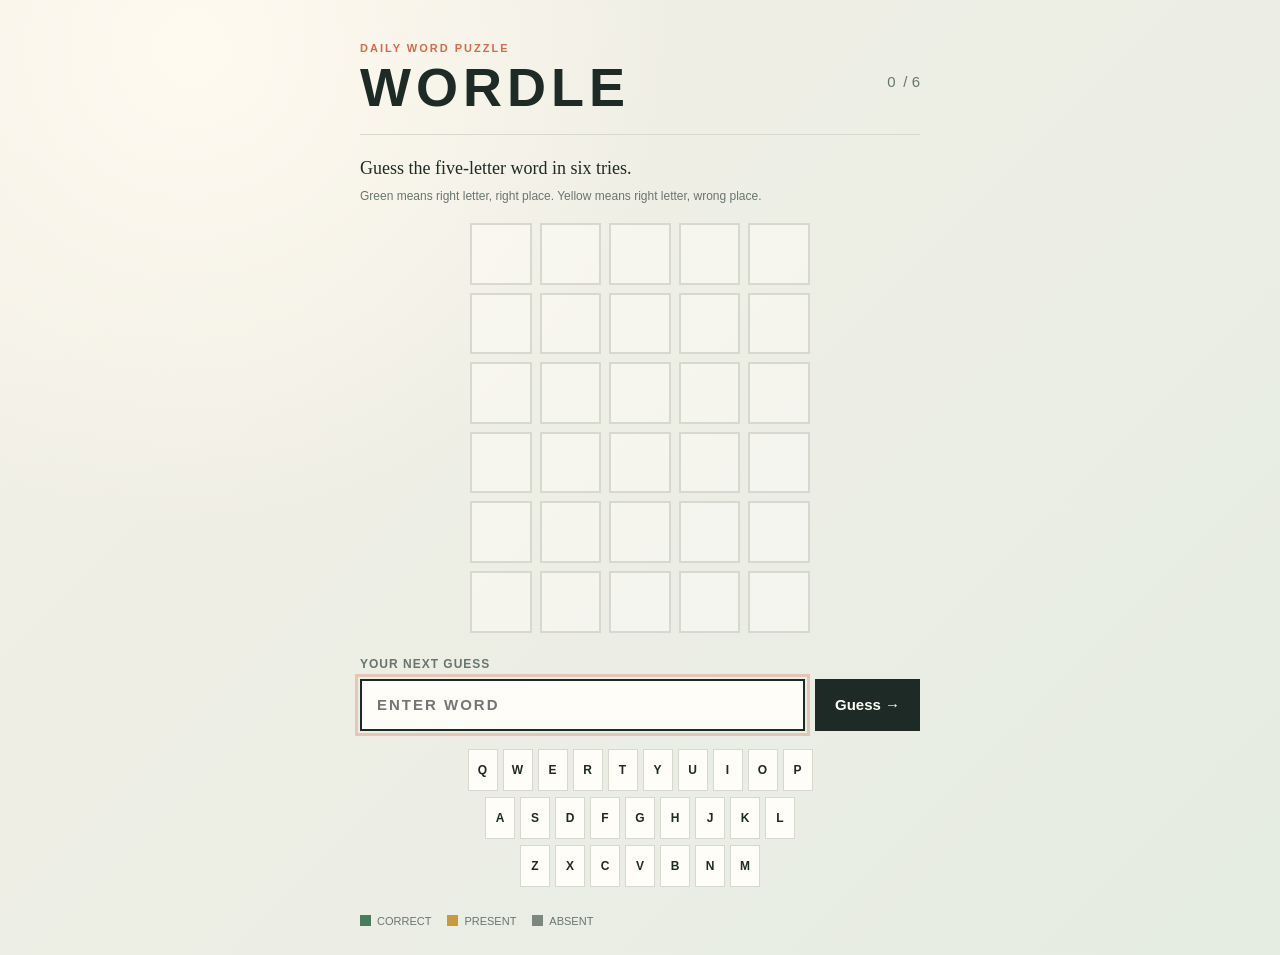
<file: index.html>
<!doctype html>
<html lang="en">
<head>
	<meta charset="utf-8">
	<meta name="viewport" content="width=device-width, initial-scale=1">
	<title>Wordle Game</title>
	<link rel="stylesheet" href="./static/style.css">
</head>
<body>
	<main class="game-shell">
		<header class="game-header">
			<div>
				<p class="eyebrow">Daily word puzzle</p>
				<h1>WORDLE</h1>
			</div>
			<div class="attempt-count"><span id="attempt-count">0</span> <span>/ 6</span></div>
		</header>

		<section class="intro" aria-labelledby="game-instructions">
			<p id="game-instructions">Guess the five-letter word in six tries.</p>
			<p class="tip">Green means right letter, right place. Yellow means right letter, wrong place.</p>
		</section>

		<section id="board" class="board" aria-label="Guess board">
		</section>

		<p id="message" class="message" role="status" hidden></p>

		<section id="answer-panel" class="answer-panel" aria-live="polite" hidden>
			<p id="answer-label" class="answer-label"></p>
			<strong id="answer"></strong>
			<button id="reset-button" type="button">Play again <span aria-hidden="true">&#8635;</span></button>
		</section>

		<form id="guess-form" class="guess-form">
			<label for="guess">Your next guess</label>
			<div class="form-row">
				<input id="guess" name="guess" type="text" minlength="5" maxlength="5"
					   pattern="[A-Za-z]{5}" autocomplete="off" autocapitalize="none"
					   placeholder="ENTER WORD" required autofocus>
				<button type="submit">Guess <span aria-hidden="true">&rarr;</span></button>
			</div>
		</form>

		<section class="keyboard" aria-label="Letter status keyboard">
			<div class="keyboard-row">
				<button class="key" type="button" data-letter="q">Q</button>
				<button class="key" type="button" data-letter="w">W</button>
				<button class="key" type="button" data-letter="e">E</button>
				<button class="key" type="button" data-letter="r">R</button>
				<button class="key" type="button" data-letter="t">T</button>
				<button class="key" type="button" data-letter="y">Y</button>
				<button class="key" type="button" data-letter="u">U</button>
				<button class="key" type="button" data-letter="i">I</button>
				<button class="key" type="button" data-letter="o">O</button>
				<button class="key" type="button" data-letter="p">P</button>
			</div>
			<div class="keyboard-row">
				<button class="key" type="button" data-letter="a">A</button>
				<button class="key" type="button" data-letter="s">S</button>
				<button class="key" type="button" data-letter="d">D</button>
				<button class="key" type="button" data-letter="f">F</button>
				<button class="key" type="button" data-letter="g">G</button>
				<button class="key" type="button" data-letter="h">H</button>
				<button class="key" type="button" data-letter="j">J</button>
				<button class="key" type="button" data-letter="k">K</button>
				<button class="key" type="button" data-letter="l">L</button>
			</div>
			<div class="keyboard-row">
				<button class="key" type="button" data-letter="z">Z</button>
				<button class="key" type="button" data-letter="x">X</button>
				<button class="key" type="button" data-letter="c">C</button>
				<button class="key" type="button" data-letter="v">V</button>
				<button class="key" type="button" data-letter="b">B</button>
				<button class="key" type="button" data-letter="n">N</button>
				<button class="key" type="button" data-letter="m">M</button>
			</div>
		</section>

		<footer class="legend" aria-label="Tile color legend">
			<span><i class="legend-swatch correct"></i>Correct</span>
			<span><i class="legend-swatch present"></i>Present</span>
			<span><i class="legend-swatch absent"></i>Absent</span>
		</footer>
	</main>
	<script src="./static/game.js"></script>
</body>
</html>
</file>
<file: static/style.css>
:root {
	--ink: #1d2a25;
	--muted: #68756f;
	--paper: #f4f0e7;
	--panel: #fffdf8;
	--line: #d7d9ce;
	--accent: #d66a4c;
	--correct: #477d5d;
	--present: #c99a3d;
	--absent: #7d8780;
}

* { box-sizing: border-box; }

body {
	min-height: 100vh;
	margin: 0;
	color: var(--ink);
	background: radial-gradient(circle at 15% 5%, #fffaf0 0, transparent 34%),
				linear-gradient(135deg, #f4f0e7 0%, #e5ece2 100%);
	font-family: Georgia, 'Times New Roman', serif;
}

.game-shell {
	width: min(100% - 32px, 560px);
	min-height: 100vh;
	margin: 0 auto;
	padding: 42px 0 28px;
}

.game-header, .form-row, .legend {
	display: flex;
	align-items: center;
}

.game-header {
	justify-content: space-between;
	padding-bottom: 20px;
	border-bottom: 1px solid var(--line);
}

.eyebrow {
	margin: 0 0 6px;
	color: var(--accent);
	font-family: 'Trebuchet MS', sans-serif;
	font-size: 11px;
	font-weight: bold;
	letter-spacing: 2px;
	text-transform: uppercase;
}

h1 {
	margin: 0;
	font-family: 'Trebuchet MS', sans-serif;
	font-size: clamp(34px, 10vw, 54px);
	letter-spacing: 5px;
	line-height: 1;
}

.attempt-count {
	color: var(--accent);
	font-family: 'Trebuchet MS', sans-serif;
	font-size: 28px;
	font-weight: bold;
}

.attempt-count span {
	color: var(--muted);
	font-size: 15px;
	font-weight: normal;
}

.intro { padding: 23px 0 18px; }
.intro p { margin: 0; font-size: 18px; }
.intro .tip {
	margin-top: 8px;
	color: var(--muted);
	font-family: 'Trebuchet MS', sans-serif;
	font-size: 12px;
	line-height: 1.5;
}

.board {
	display: grid;
	gap: 8px;
	width: min(100%, 340px);
	margin: 0 auto;
}

.guess-row {
	display: grid;
	grid-template-columns: repeat(5, 1fr);
	gap: 8px;
}

.tile {
	display: grid;
	aspect-ratio: 1;
	place-items: center;
	border: 2px solid var(--ink);
	background: var(--panel);
	font-family: 'Trebuchet MS', sans-serif;
	font-size: clamp(22px, 7vw, 32px);
	font-weight: bold;
}

.tile.empty {
	border-color: var(--line);
	background: rgba(255, 253, 248, 0.45);
}

.message {
	margin: 18px 0 0;
	padding: 12px 14px;
	border-left: 4px solid var(--accent);
	background: rgba(255, 253, 248, 0.75);
	font-size: 15px;
	line-height: 1.45;
}

.answer-panel {
	margin-top: 18px;
	padding: 18px;
	border: 2px solid var(--correct);
	background: rgba(71, 125, 93, 0.12);
	text-align: center;
}

.answer-label {
	margin: 0 0 6px;
	color: var(--muted);
	font-family: 'Trebuchet MS', sans-serif;
	font-size: 11px;
	font-weight: bold;
	letter-spacing: 1px;
	text-transform: uppercase;
}

.answer-panel strong {
	font-family: 'Trebuchet MS', sans-serif;
	font-size: 28px;
	letter-spacing: 3px;
}

.reset-form { margin-top: 18px; }

.reset-form button { width: 100%; }

.guess-form { margin-top: 24px; }
.guess-form label {
	display: block;
	margin-bottom: 8px;
	color: var(--muted);
	font-family: 'Trebuchet MS', sans-serif;
	font-size: 12px;
	font-weight: bold;
	letter-spacing: 1px;
	text-transform: uppercase;
}

.form-row { gap: 10px; }

.keyboard {
	display: grid;
	gap: 6px;
	margin-top: 18px;
}

.keyboard-row {
	display: flex;
	justify-content: center;
	gap: 5px;
}

.key {
	display: grid;
	flex: 0 0 30px;
	min-width: 30px;
	min-height: 42px;
	place-items: center;
	padding: 0 5px;
	border: 1px solid var(--line);
	color: var(--ink);
	background: var(--panel);
	font-size: 12px;
}

.key:hover { background: var(--panel); }

.key.correct,
.key.present,
.key.absent {
	border-color: transparent;
	color: #fffdf8;
}

.key.correct { background: var(--correct); }
.key.present { background: var(--present); }
.key.absent { background: var(--absent); }

input, button {
	min-height: 52px;
	border: 2px solid var(--ink);
	font-family: 'Trebuchet MS', sans-serif;
	font-size: 15px;
	font-weight: bold;
}

input {
	min-width: 0;
	flex: 1;
	padding: 0 15px;
	color: var(--ink);
	background: var(--panel);
	letter-spacing: 2px;
}

input:focus {
	outline: 3px solid rgba(214, 106, 76, 0.3);
	outline-offset: 2px;
}

button {
	padding: 0 18px;
	color: #fffdf8;
	background: var(--ink);
	cursor: pointer;
}

button:hover { background: var(--accent); }

.legend {
	flex-wrap: wrap;
	gap: 16px;
	margin-top: 28px;
	color: var(--muted);
	font-family: 'Trebuchet MS', sans-serif;
	font-size: 11px;
	text-transform: uppercase;
}

.legend span { display: inline-flex; align-items: center; gap: 6px; }
.legend-swatch { width: 11px; height: 11px; display: inline-block; }
.correct { background: var(--correct); }
.present { background: var(--present); }
.absent { background: var(--absent); }

@media (max-width: 420px) {
	.game-shell { width: min(100% - 24px, 560px); padding-top: 28px; }
	.board { width: min(100%, 310px); }
	.form-row { align-items: stretch; flex-direction: column; }
	button { width: 100%; }
	.keyboard-row { gap: 3px; }
	.key { width: auto; flex-basis: 25px; min-width: 25px; min-height: 38px; padding: 0 3px; }
}
</file>
